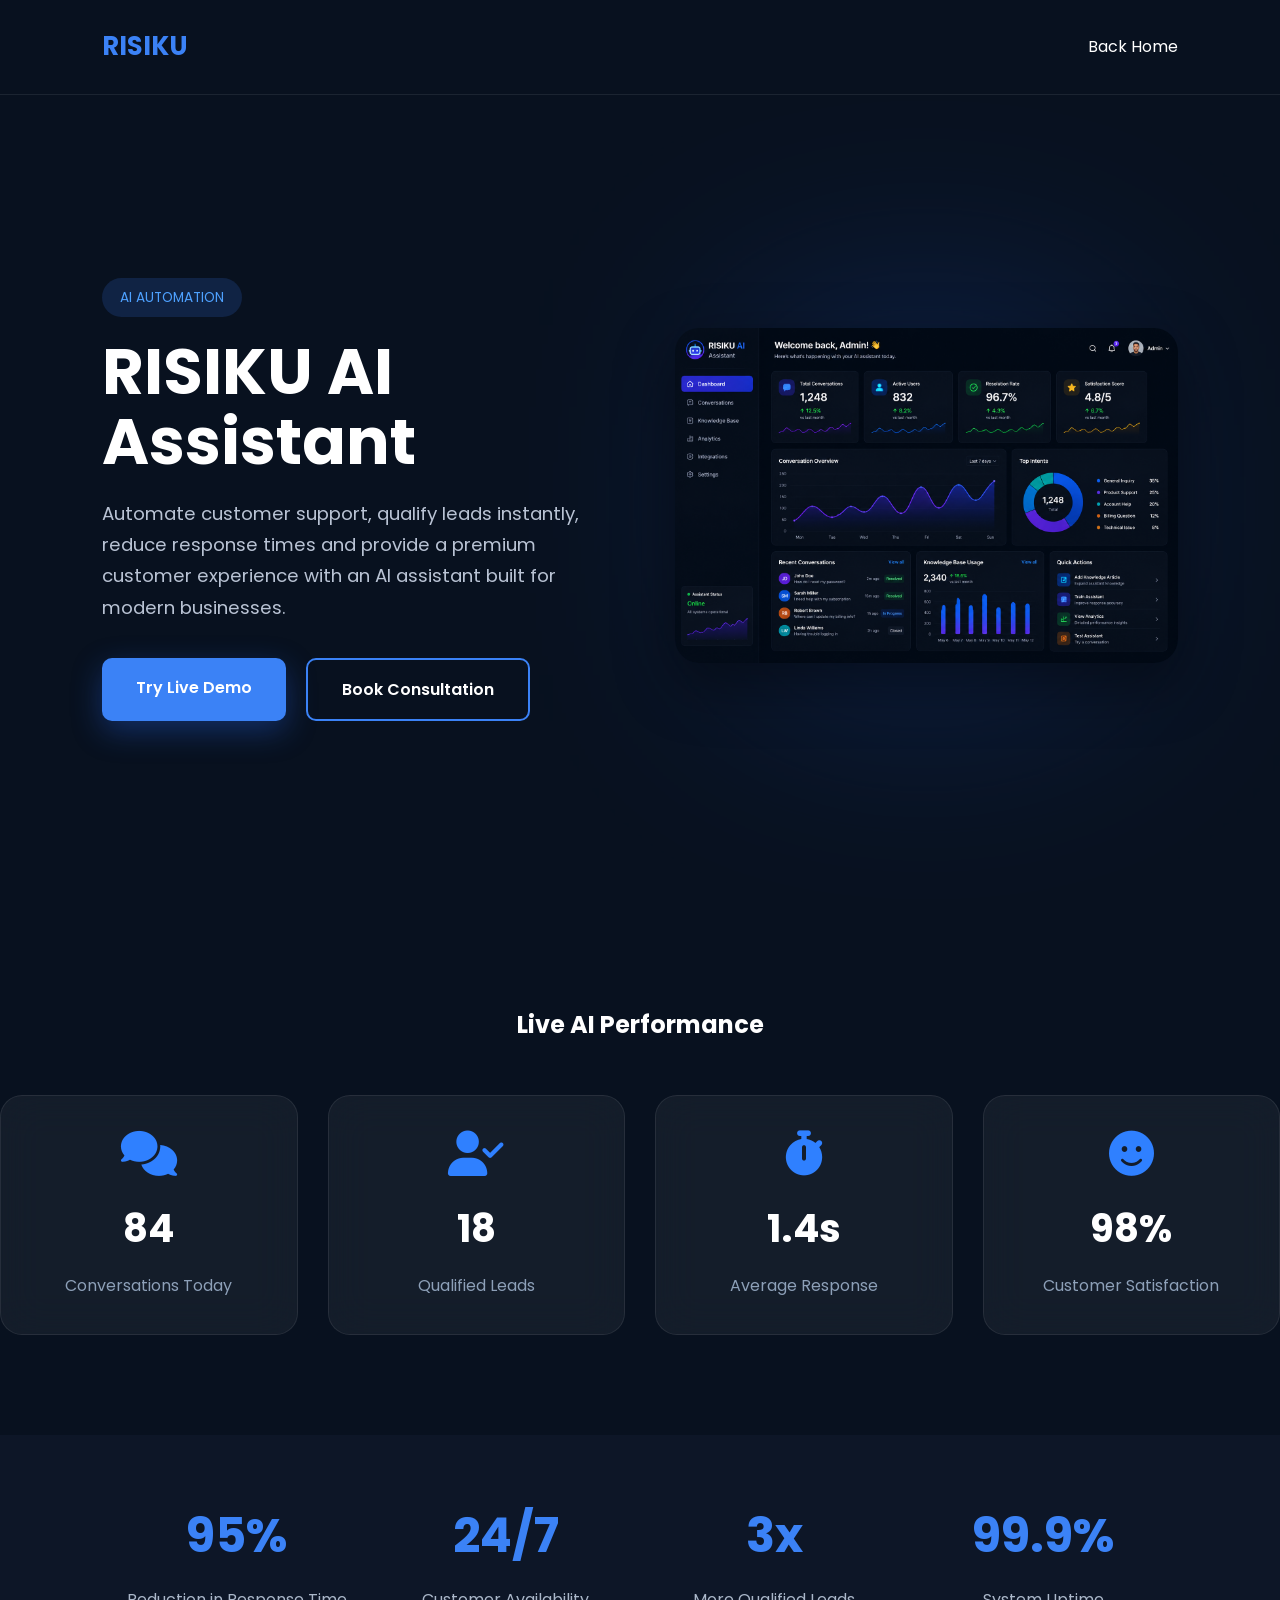
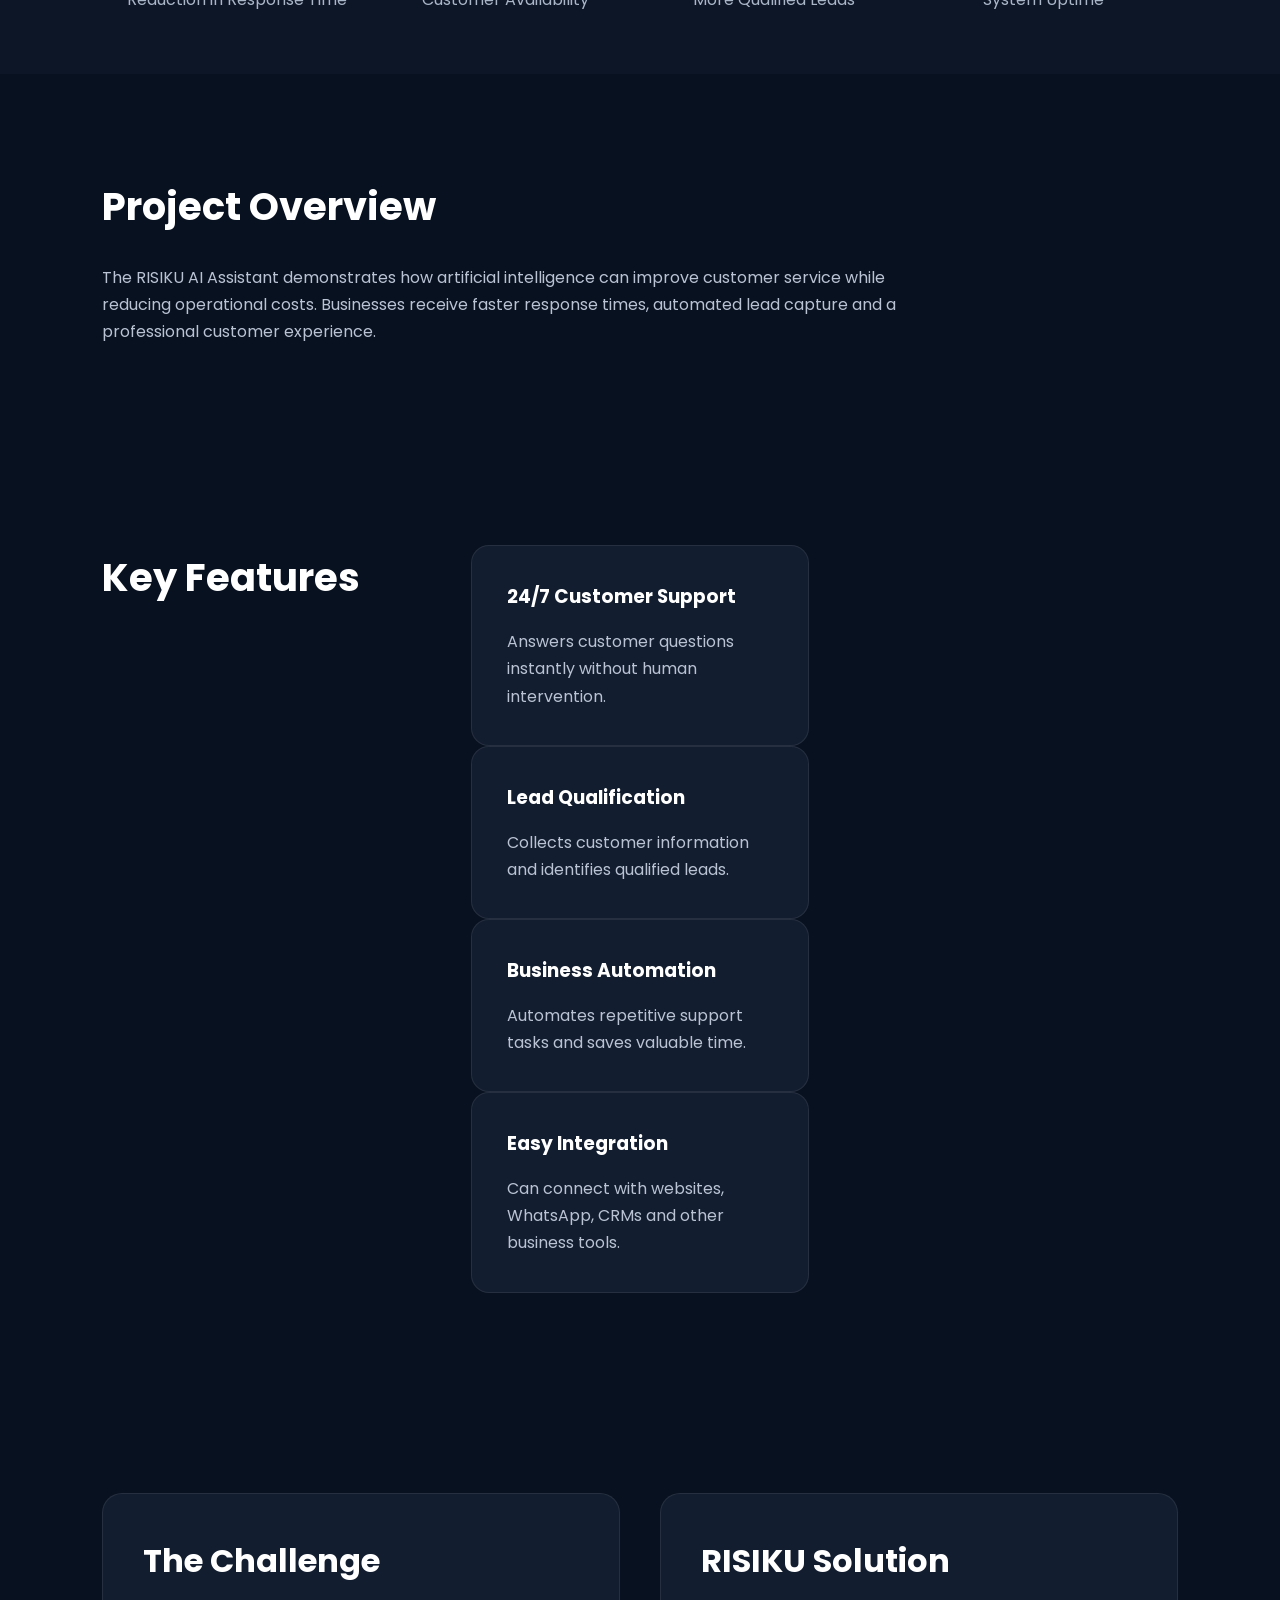
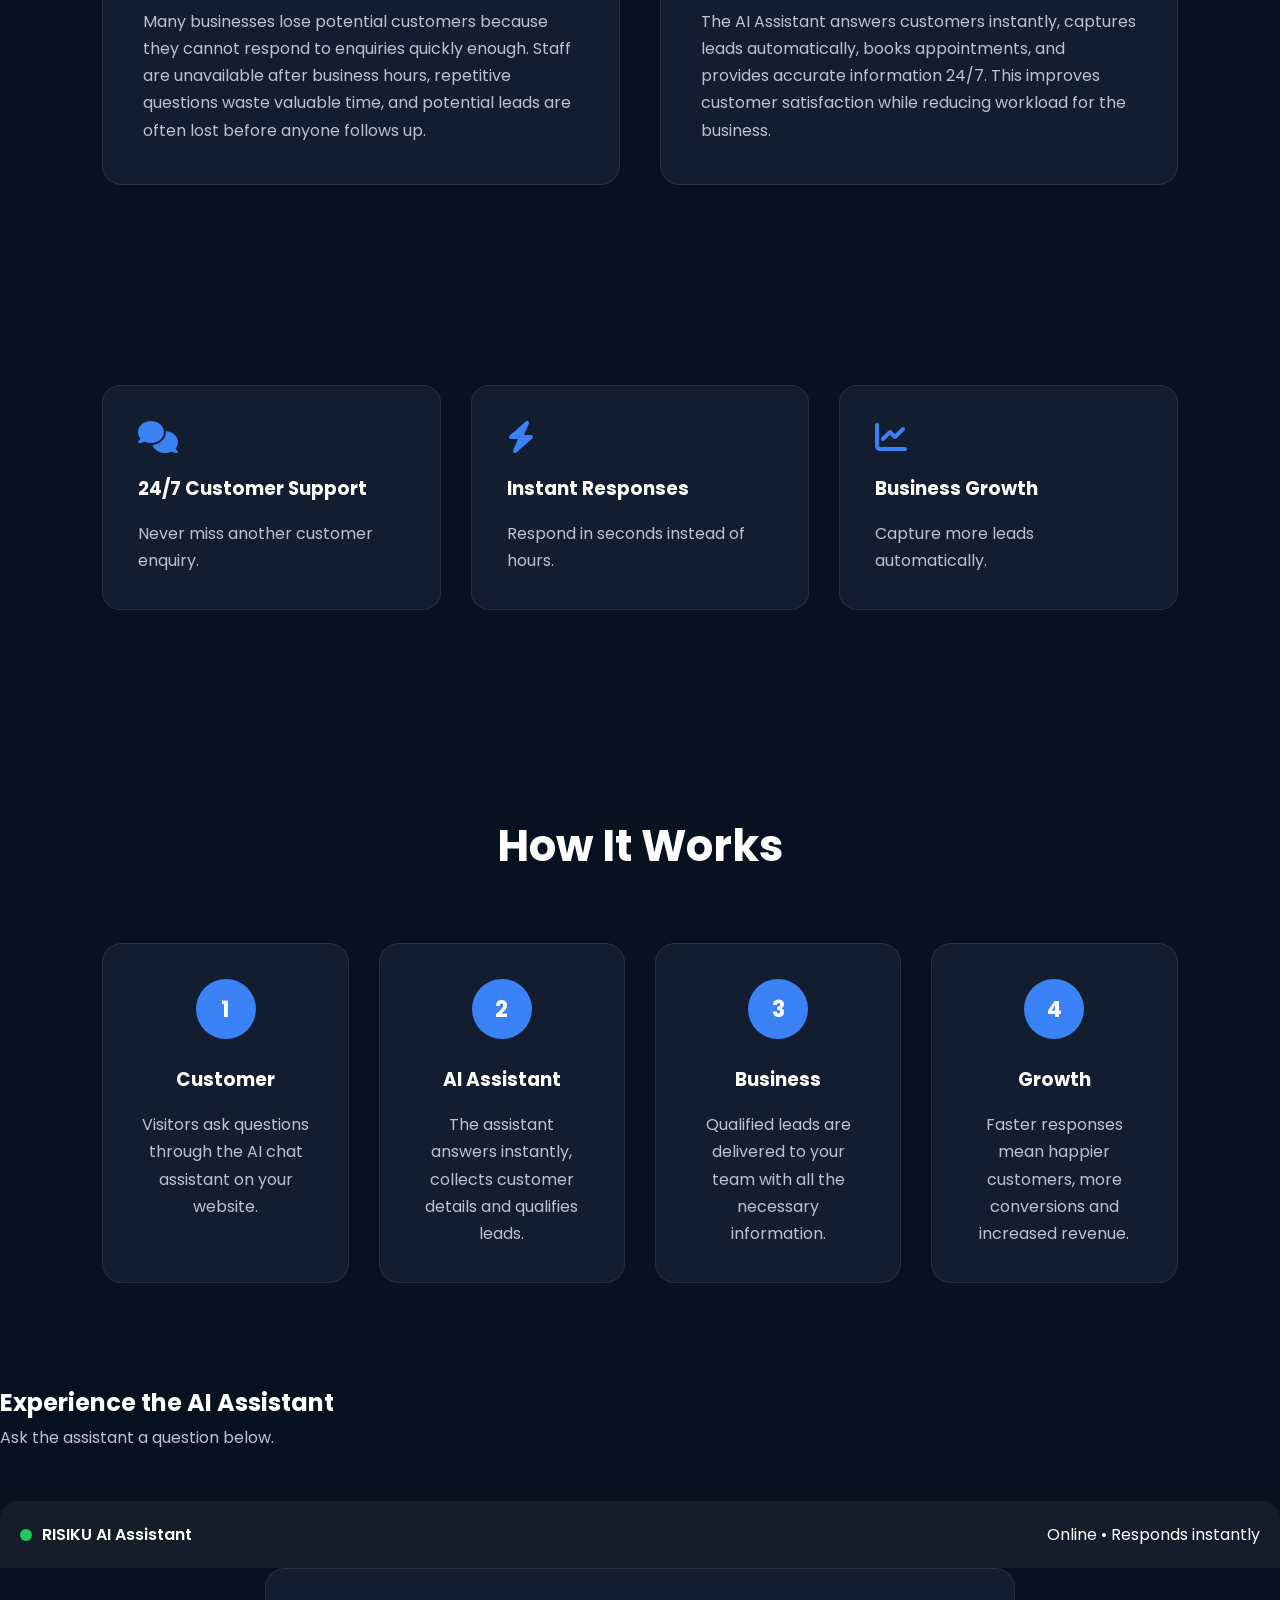
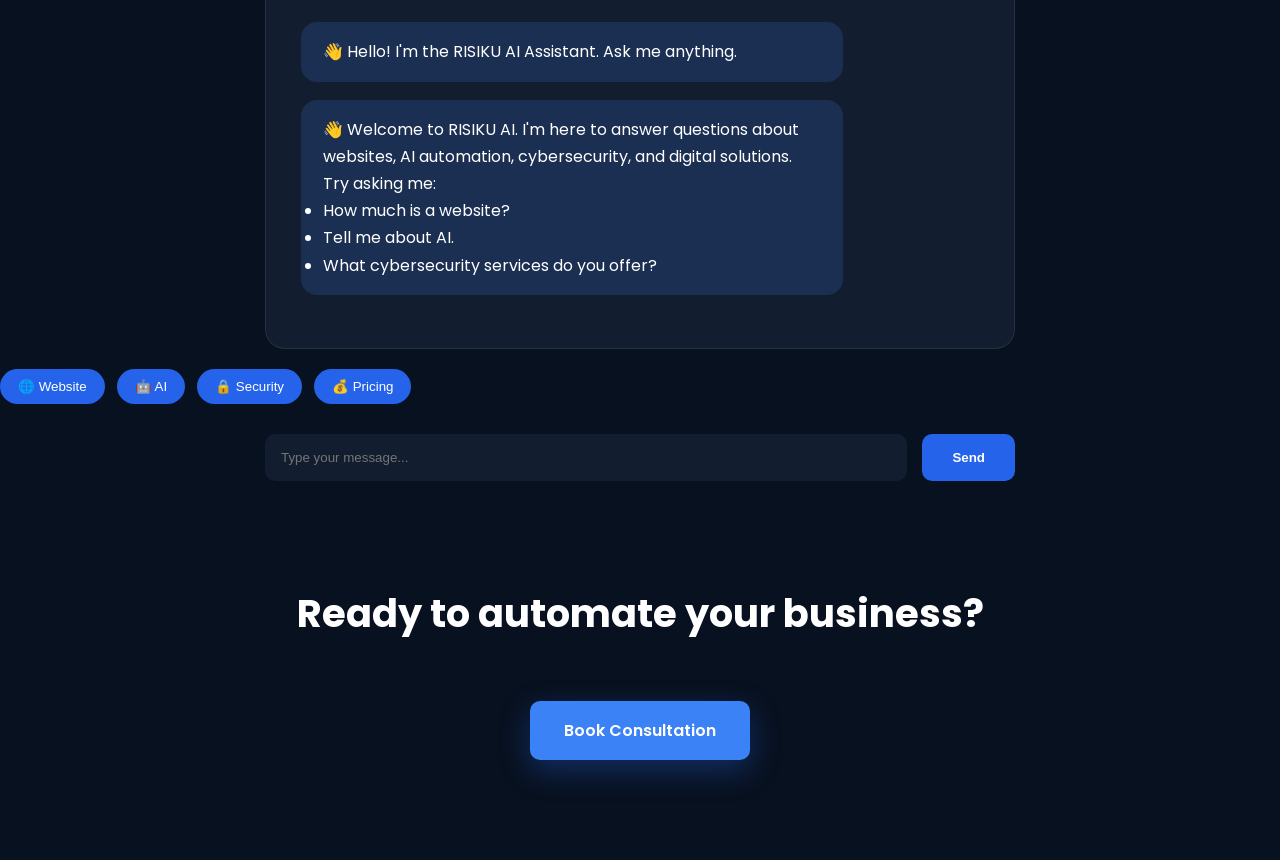
<file: portfolio/ai-assistant/index.html>
<!DOCTYPE html>
<html lang="en">

<head>

<meta charset="UTF-8">

<meta name="viewport" content="width=device-width, initial-scale=1.0">
<meta name="description" content="AI assistants that automate customer support, qualify leads and improve business efficiency.">
<title>RISIKU AI Assistant | AI Automation for Businesses</title>
<link rel="icon" type="image/png" href="../../images/favicon.png">
<link rel="stylesheet" href="style.css">

<link href="https://fonts.googleapis.com/css2?family=Poppins:wght@300;400;600;700&display=swap" rel="stylesheet">

<link rel="stylesheet"
href="https://cdnjs.cloudflare.com/ajax/libs/font-awesome/6.7.2/css/all.min.css">

</head>

<body>

<nav>

<div class="logo">

RISIKU

</div>

<a href="../../index.html">

Back Home

</a>

</nav>

<section class="hero">

<div class="hero-text">

<span>AI AUTOMATION</span>

<h1>

RISIKU AI Assistant

</h1>

<p>

Automate customer support, qualify leads instantly, reduce response times and provide a premium customer experience with an AI assistant built for modern businesses.
</p>

<div class="hero-buttons">

<a href="#demo" class="btn">
Try Live Demo
</a>

<a href="../../index.html#contact" class="btn-secondary">
Book Consultation
</a>

</div>

</div>

<div class="hero-image">

<img src="images/hero.png">

</div>

</section>
<section class="dashboard">

<h2>Live AI Performance</h2>

<div class="dashboard-grid">

<div class="dashboard-card">

<i class="fa-solid fa-comments"></i>

<h3 id="chatCount">0</h3>

<p>Conversations Today</p>

</div>

<div class="dashboard-card">

<i class="fa-solid fa-user-check"></i>

<h3 id="leadCount">0</h3>

<p>Qualified Leads</p>

</div>

<div class="dashboard-card">

<i class="fa-solid fa-stopwatch"></i>

<h3>1.4s</h3>

<p>Average Response</p>

</div>

<div class="dashboard-card">

<i class="fa-solid fa-face-smile"></i>

<h3>98%</h3>

<p>Customer Satisfaction</p>

</div>

</div>

</section>
<section class="stats">

<div class="stat">
<h2>95%</h2>
<p>Reduction in Response Time</p>
</div>

<div class="stat">
<h2>24/7</h2>
<p>Customer Availability</p>
</div>

<div class="stat">
<h2>3x</h2>
<p>More Qualified Leads</p>
</div>

<div class="stat">
<h2>99.9%</h2>
<p>System Uptime</p>
</div>

</section>
<section class="overview">

<h2>

Project Overview

</h2>

<p>

The RISIKU AI Assistant demonstrates how artificial intelligence can improve customer service while reducing operational costs. Businesses receive faster response times, automated lead capture and a professional customer experience.

</p>

</section>
<section class="features">

    <h2>Key Features</h2>

    <div class="grid">

        <div class="card">
            <h3>24/7 Customer Support</h3>
            <p>Answers customer questions instantly without human intervention.</p>
        </div>

        <div class="card">
            <h3>Lead Qualification</h3>
            <p>Collects customer information and identifies qualified leads.</p>
        </div>

        <div class="card">
            <h3>Business Automation</h3>
            <p>Automates repetitive support tasks and saves valuable time.</p>
        </div>

        <div class="card">
            <h3>Easy Integration</h3>
            <p>Can connect with websites, WhatsApp, CRMs and other business tools.</p>
        </div>

    </div>

</section>
<section class="challenge">

<div class="challenge-box">

<div class="problem">

<h2>The Challenge</h2>

<p>
Many businesses lose potential customers because they cannot respond to enquiries quickly enough. Staff are unavailable after business hours, repetitive questions waste valuable time, and potential leads are often lost before anyone follows up.
</p>

</div>

<div class="solution">

<h2>RISIKU Solution</h2>

<p>
The AI Assistant answers customers instantly, captures leads automatically, books appointments, and provides accurate information 24/7. This improves customer satisfaction while reducing workload for the business.
</p>

</div>

</div>

</section>
<section class="features">

<div class="card">

<i class="fa-solid fa-comments"></i>

<h3>

24/7 Customer Support

</h3>

<p>

Never miss another customer enquiry.

</p>

</div>

<div class="card">

<i class="fa-solid fa-bolt"></i>

<h3>

Instant Responses

</h3>

<p>

Respond in seconds instead of hours.

</p>

</div>

<div class="card">

<i class="fa-solid fa-chart-line"></i>

<h3>

Business Growth

</h3>

<p>

Capture more leads automatically.

</p>

</div>

</section>
<section class="workflow">

<h2>How It Works</h2>

<div class="workflow-grid">

<div class="step">
<div class="number">1</div>
<h3>Customer</h3>
<p>Visitors ask questions through the AI chat assistant on your website.</p>
</div>

<div class="step">
<div class="number">2</div>
<h3>AI Assistant</h3>
<p>The assistant answers instantly, collects customer details and qualifies leads.</p>
</div>

<div class="step">
<div class="number">3</div>
<h3>Business</h3>
<p>Qualified leads are delivered to your team with all the necessary information.</p>
</div>

<div class="step">
<div class="number">4</div>
<h3>Growth</h3>
<p>Faster responses mean happier customers, more conversions and increased revenue.</p>
</div>

</div>

</section>
<h2>Experience the AI Assistant</h2>

<p class="demo-text">
Ask the assistant a question below.
</p>
<div class="chat-header">

<div class="status">

<span class="online-dot"></span>

RISIKU AI Assistant

</div>

<div class="status-text">

Online • Responds instantly

</div>

</div>
<div class="chat-window" id="chatWindow">

<div class="message bot">

👋 Hello! I'm the RISIKU AI Assistant.

Ask me anything.

</div>

</div>
<div class="quick-actions">

<button onclick="quickQuestion('I need a website')">
🌐 Website
</button>

<button onclick="quickQuestion('Tell me about AI solutions')">
🤖 AI
</button>

<button onclick="quickQuestion('I need cybersecurity')">
🔒 Security
</button>

<button onclick="quickQuestion('How much does it cost?')">
💰 Pricing
</button>

</div>
<div class="chat-input">

<input
type="text"
id="userInput"
placeholder="Type your message...">

<button onclick="sendMessage()">

Send

</button>

</div>
</section>
<section class="cta">

<h2>

Ready to automate your business?

</h2>

<a href="../../index.html#contact" class="btn">

Book Consultation

</a>

</section>
<script src="script.js"></script>
</body>

</html>
</file>
<file: portfolio/ai-assistant/style.css>
*{
margin:0;
padding:0;
box-sizing:border-box;
}

body{
font-family:'Poppins',sans-serif;
background:#08111f;
color:white;
line-height:1.7;
}

nav{
display:flex;
justify-content:space-between;
align-items:center;
padding:25px 8%;
border-bottom:1px solid rgba(255,255,255,.08);
position:sticky;
top:0;
background:#08111f;
z-index:1000;
}

.logo{
font-size:1.6rem;
font-weight:700;
color:#3b82f6;
}

nav a{
text-decoration:none;
color:white;
}

.hero{
display:grid;
grid-template-columns:1fr 1fr;
align-items:center;
gap:70px;
padding:90px 8%;
min-height:90vh;
}

.hero span{
display:inline-block;
padding:8px 18px;
background:#102344;
border-radius:50px;
color:#4ea1ff;
font-size:.85rem;
margin-bottom:20px;
}

.hero h1{
font-size:4rem;
line-height:1.1;
margin-bottom:20px;
}

.hero p{
font-size:1.15rem;
color:#b9c3d4;
margin-bottom:35px;
}

.hero-image img{
width:100%;
border-radius:24px;
box-shadow:0 20px 60px rgba(0,0,0,.45);
}

.btn{
display:inline-block;
padding:16px 34px;
background:#3b82f6;
color:white;
text-decoration:none;
border-radius:10px;
font-weight:600;
transition:.3s;
}

.btn:hover{
transform:translateY(-4px);
}

.overview,
.features,
.cta{
padding:100px 8%;
}

.overview h2,
.features h2,
.cta h2{
font-size:2.4rem;
margin-bottom:25px;
}

.overview p{
max-width:850px;
color:#b9c3d4;
}

.features{
display:grid;
grid-template-columns:repeat(3,1fr);
gap:30px;
}

.card{
background:#121d2f;
padding:35px;
border-radius:18px;
border:1px solid rgba(255,255,255,.08);
transition:.3s;
}

.card:hover{
transform:translateY(-10px);
border-color:#3b82f6;
}

.card i{
font-size:2rem;
color:#3b82f6;
margin-bottom:20px;
}

.card h3{
margin-bottom:15px;
}

.card p{
color:#b9c3d4;
}

.cta{
text-align:center;
}

.cta .btn{
margin-top:30px;
}
.stats{
display:grid;
grid-template-columns:repeat(4,1fr);
padding:60px 8%;
background:#0d1627;
text-align:center;
}

.stat h2{
font-size:3rem;
color:#3b82f6;
margin-bottom:10px;
}

.stat p{
color:#aab7c9;
font-size:1rem;
}
.challenge{
padding:100px 8%;
}

.challenge-box{
display:grid;
grid-template-columns:1fr 1fr;
gap:40px;
}

.problem,
.solution{
background:#121d2f;
padding:40px;
border-radius:20px;
border:1px solid rgba(255,255,255,.08);
transition:.3s;
}

.problem:hover,
.solution:hover{
transform:translateY(-8px);
border-color:#3b82f6;
}

.problem h2,
.solution h2{
margin-bottom:20px;
font-size:2rem;
}

.problem p,
.solution p{
color:#b9c3d4;
}
.workflow{
padding:100px 8%;
text-align:center;
}

.workflow h2{
font-size:2.7rem;
margin-bottom:60px;
}

.workflow-grid{
display:grid;
grid-template-columns:repeat(4,1fr);
gap:30px;
}

.step{
background:#121d2f;
padding:35px;
border-radius:20px;
border:1px solid rgba(255,255,255,.08);
transition:.3s;
}

.step:hover{
transform:translateY(-8px);
border-color:#3b82f6;
}

.number{
width:60px;
height:60px;
margin:auto;
margin-bottom:25px;
border-radius:50%;
background:#3b82f6;
display:flex;
align-items:center;
justify-content:center;
font-size:1.4rem;
font-weight:700;
}

.step h3{
margin-bottom:15px;
}

.step p{
color:#b9c3d4;
}
/*=============== PREMIUM EFFECTS ===============*/

.hero-image{

position:relative;

}

.hero-image::before{

content:'';
position:absolute;
width:350px;
height:350px;
background:#2563eb;
filter:blur(120px);
opacity:.25;
top:50%;
left:50%;
transform:translate(-50%,-50%);
z-index:-1;

}

.card{

overflow:hidden;
position:relative;

}

.card::before{

content:'';
position:absolute;
top:0;
left:-100%;
width:100%;
height:100%;
background:linear-gradient(
90deg,
transparent,
rgba(255,255,255,.08),
transparent
);

transition:.7s;

}

.card:hover::before{

left:100%;

}

.btn{

box-shadow:0 10px 30px rgba(37,99,235,.35);

}

.btn:hover{

box-shadow:0 18px 40px rgba(37,99,235,.45);

}

.stat{

transition:.3s;

}

.stat:hover{

transform:translateY(-8px);

}

.step{

overflow:hidden;

}

.step:hover{

box-shadow:0 20px 50px rgba(0,0,0,.4);

}
/*=============== LIVE DEMO ===============*/

.hero-buttons{
display:flex;
gap:20px;
flex-wrap:wrap;
}

.btn-secondary{
display:inline-block;
padding:16px 34px;
border:2px solid #3b82f6;
border-radius:10px;
text-decoration:none;
color:white;
font-weight:600;
transition:.3s;
}

.btn-secondary:hover{
background:#3b82f6;
}

.demo{
padding:120px 8%;
text-align:center;
}

.demo h2{
font-size:2.7rem;
margin-bottom:20px;
}

.demo-text{
color:#b9c3d4;
margin-bottom:50px;
}

.chat-window{
max-width:750px;
margin:auto;
background:#121d2f;
padding:35px;
border-radius:20px;
border:1px solid rgba(255,255,255,.08);
text-align:left;
}

.message{
padding:16px 22px;
margin:18px 0;
border-radius:16px;
max-width:80%;
}

.bot{
background:#1b2f52;
}

.user{
background:#2563eb;
margin-left:auto;
}
.chat-input{

display:flex;
gap:15px;
max-width:750px;
margin:30px auto 0;

}

.chat-input input{

flex:1;
padding:16px;
border:none;
border-radius:10px;
background:#121d2f;
color:white;

}

.chat-input button{

padding:16px 30px;
border:none;
border-radius:10px;
background:#2563eb;
color:white;
cursor:pointer;
font-weight:600;

}

.chat-input button:hover{

opacity:.9;

}
#userInput:focus{

outline:none;

border:2px solid #3b82f6;

}

.chat-window{

max-height:500px;

overflow-y:auto;

scroll-behavior:smooth;

}
/*================ DASHBOARD ================*/

.dashboard{

padding:100px 0;

text-align:center;

}

.dashboard-grid{

display:grid;

grid-template-columns:repeat(4,1fr);

gap:30px;

margin-top:50px;

}

.dashboard-card{

background:rgba(255,255,255,.05);

backdrop-filter:blur(20px);

border:1px solid rgba(255,255,255,.08);

border-radius:22px;

padding:35px;

transition:.4s;

}

.dashboard-card:hover{

transform:translateY(-12px);

border-color:#2f80ff;

}

.dashboard-card i{

font-size:45px;

color:#2f80ff;

margin-bottom:20px;

}

.dashboard-card h3{

font-size:2.4rem;

margin-bottom:10px;

}

.dashboard-card p{

color:#8da0b8;

}
.chat-header{

display:flex;

justify-content:space-between;

align-items:center;

padding:20px;

background:rgba(255,255,255,.05);

border-radius:18px 18px 0 0;

margin-top:40px;

}

.status{

display:flex;

align-items:center;

gap:10px;

font-weight:600;

}

.online-dot{

width:12px;

height:12px;

background:#22c55e;

border-radius:50%;

animation:pulse 1.8s infinite;

}

@keyframes pulse{

0%{opacity:1;}

50%{opacity:.4;}

100%{opacity:1;}

}

.quick-actions{

display:flex;

gap:12px;

flex-wrap:wrap;

margin:20px 0;

}

.quick-actions button{

padding:10px 18px;

border:none;

border-radius:30px;

cursor:pointer;

background:#2563eb;

color:white;

transition:.3s;

}

.quick-actions button:hover{

transform:translateY(-3px);

}
.time{
    font-size:.75rem;
    opacity:.6;
    margin-top:8px;
    text-align:right;
}
</file>
